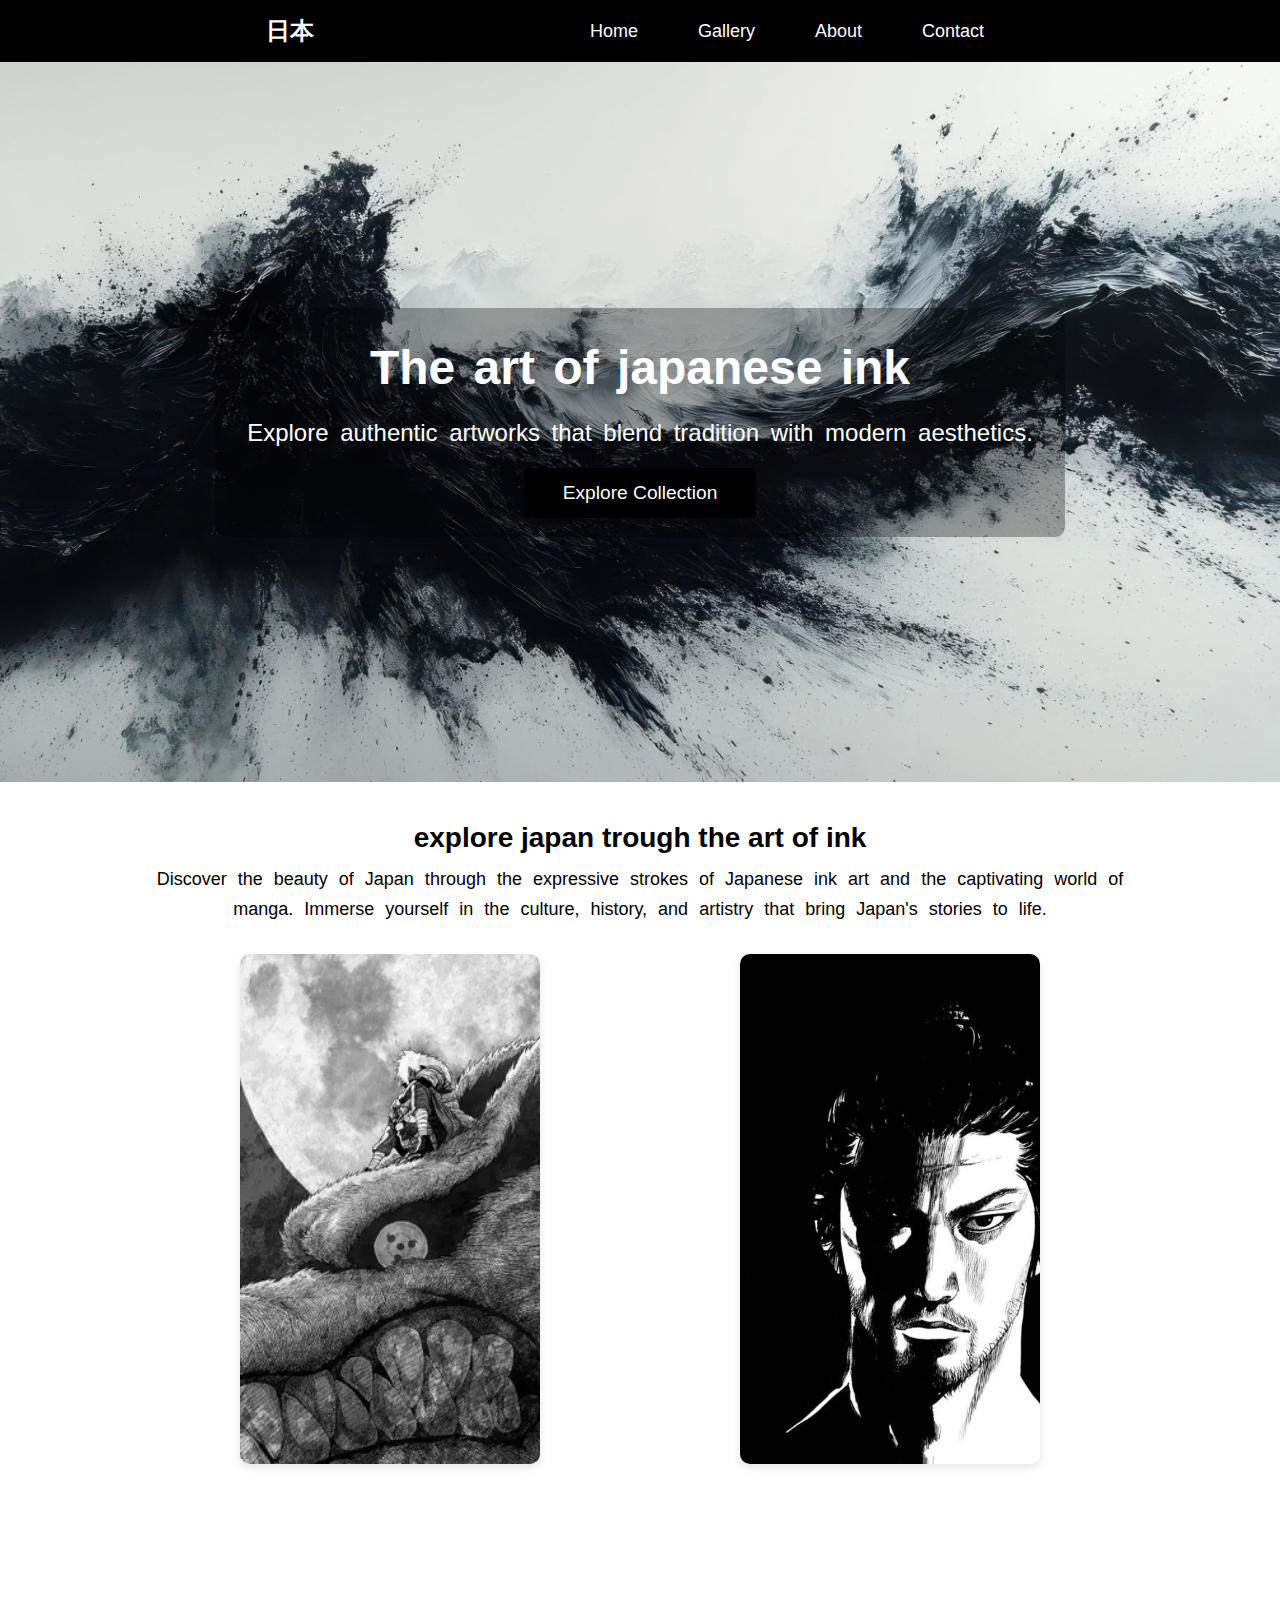
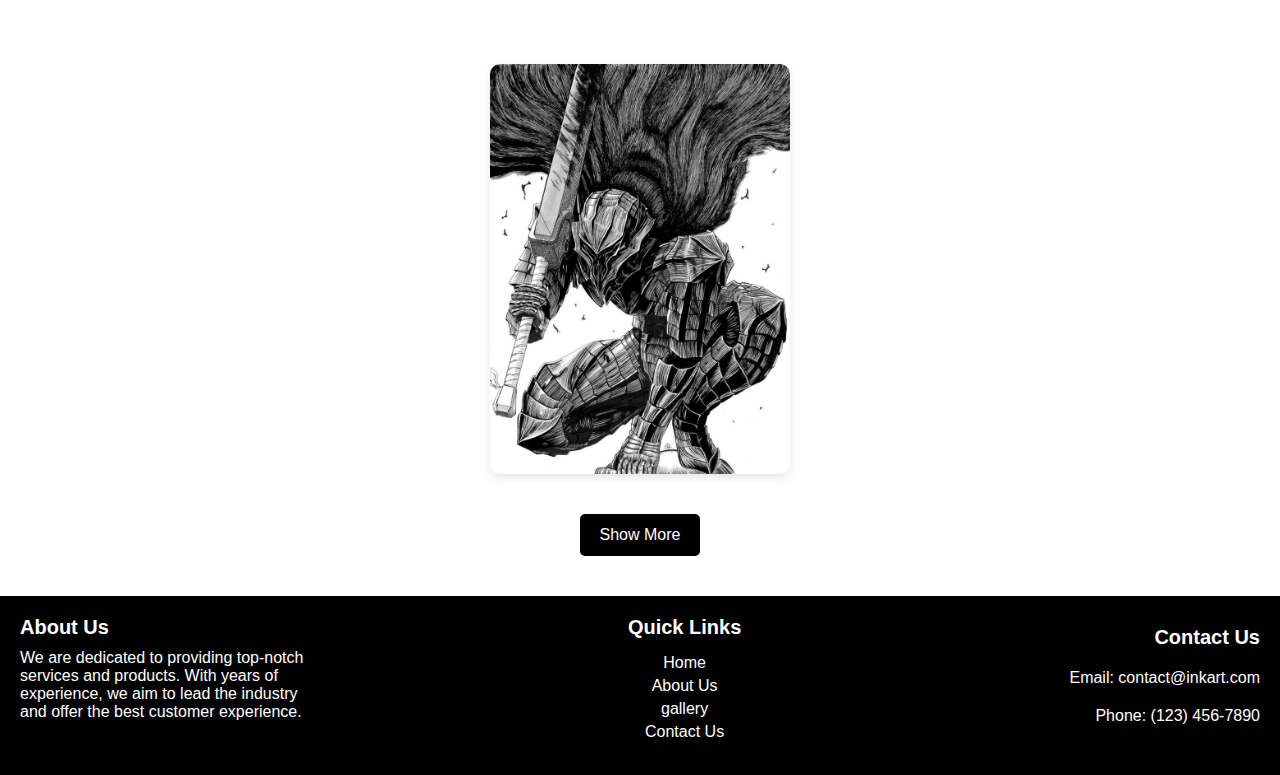
<file: index.html>
<!DOCTYPE html>
<html lang="en">
<head>
    <meta charset="UTF-8">
    <meta name="viewport" content="width=device-width, initial-scale=1.0">
    <meta name="description" content="Discover the beauty of traditional Japanese art. Explore our collection of paintings, prints, and calligraphy.">
    <meta name="keywords" content="Japanese culture, manga art, ink art, visual manga gallery, manga artists, Japanese ink painting, manga for sale, traditional Japanese art, manga authors, cultural heritage, Japanese storytelling">
    <title>Japanese ink Art Collection</title>
    <link rel="stylesheet" href="styles.css">
</head>
<body>
    <nav>
        <div class="navbar">
            <div class="brand">日本
            </div>
            <ul>
                <li><a href="index.html">Home</a></li>
                <li><a href="collection.html">Gallery</a></li>
                <li><a href="aboutus.html">About</a></li>
                <li><a href="#">Contact</a></li>
            </ul>
        </div>
    </nav>   

    <section id="home" class="hero">
        <div class="hero-content">
            <h2>The art of japanese ink</h2>
            <p>Explore authentic artworks that blend tradition with modern aesthetics.</p>
            <a href="#collection" class="btn">Explore Collection</a>
        </div>
    </section>

    <section id="collection" class="gallery">
        <h2>explore japan trough the art of ink </h2>
        <p>Discover the beauty of Japan through the expressive strokes of Japanese ink art and the captivating world of manga. Immerse yourself in the culture, history, and artistry that bring Japan's stories to life.</p>
        
        <div class="art-grid">
            <div class="art-item">
                <img src="images/naruto.webp" alt="naruto image">
            </div>
            <div class="art-item">
                <img src="images/musashi.webp" alt="musashi vagabond">
            </div>
            <div class="art-item">
                <img src="images/berserk.jfif" alt="berserk">               
            </div>
        </div>
        

        <div id="show-more">
            <button>Show More</button>
        </div>
    </section>
    
    <footer class="about-footer">
        <div class="a_footer-content">
            <div class="footer-about">
                <h3>About Us</h3>
                <p>We are dedicated to providing top-notch services and products. With years of experience, we aim to lead the industry and offer the best customer experience.</p>
            </div>
            <div class="footer-links">
                <h3>Quick Links</h3>
                <ul>
                    <li><a href="index.html">Home</a></li>
                    <li><a href="aboutus.html">About Us</a></li>
                    <li><a href="collection.html">gallery</a></li>
                    <li><a href="contact.html">Contact Us</a></li>
                </ul>
            </div>
            <div class="footer-contact">
                <h3>Contact Us</h3>
                <p>Email: contact@inkart.com</p>
                <p>Phone: (123) 456-7890</p>
            </div>
        </div>
    </footer>  
</body>
</html>
</file>
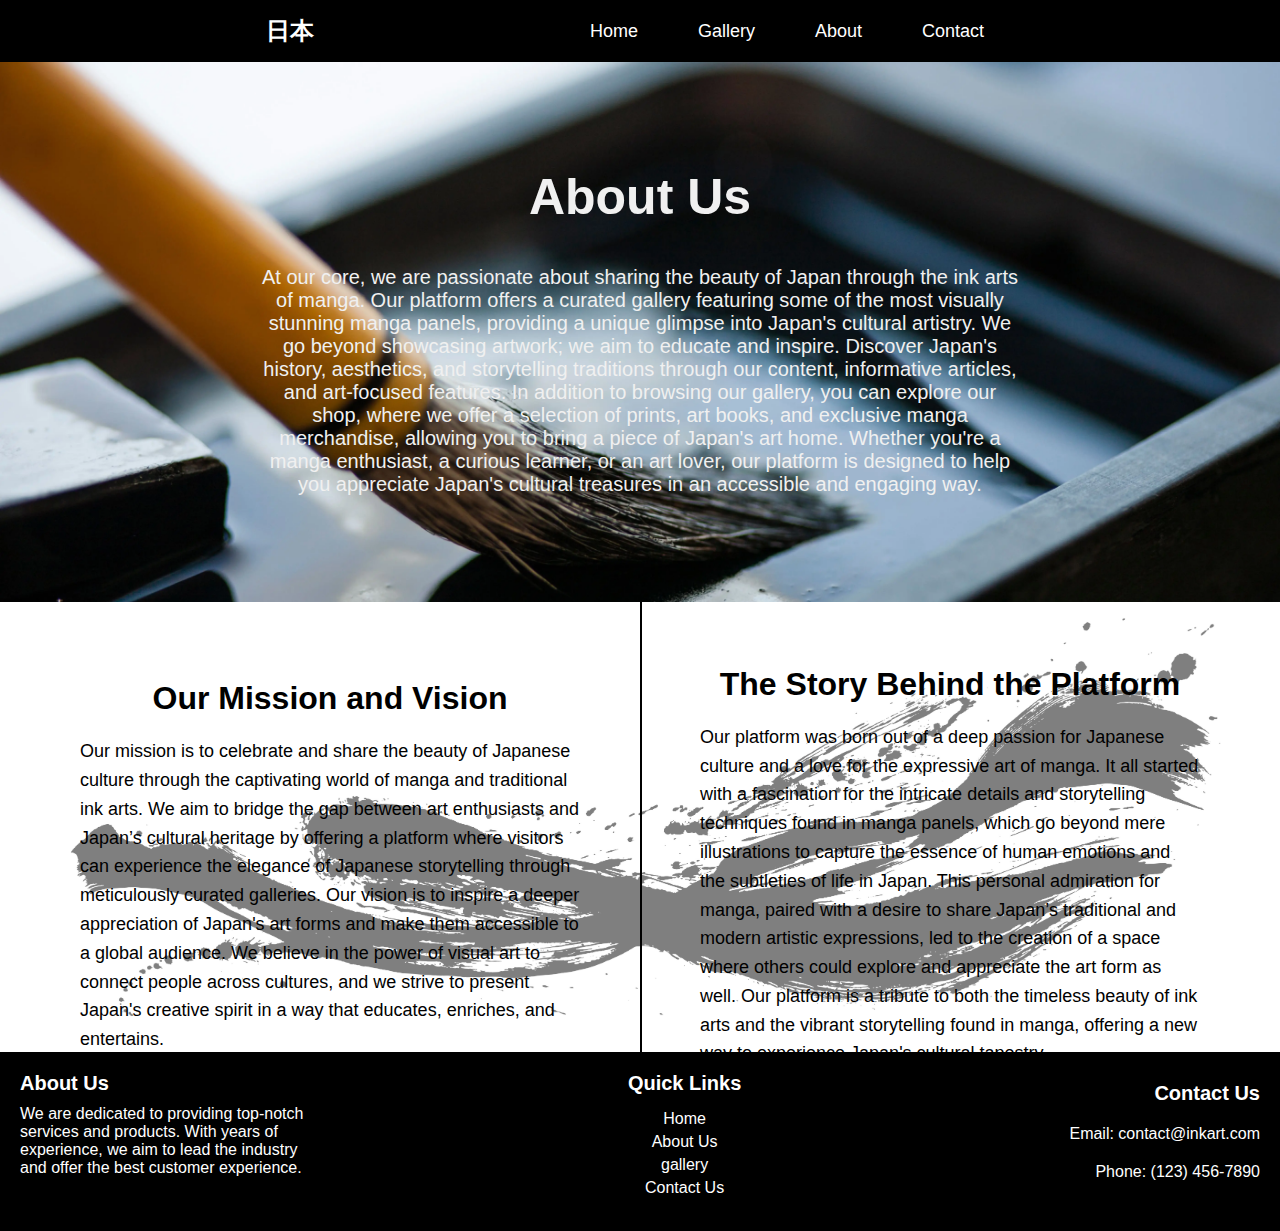
<file: aboutus.html>
<!DOCTYPE html>
<html lang="en">
<head>
    <meta charset="UTF-8">
    <meta name="viewport" content="width=device-width, initial-scale=1.0">
    <meta name="description" content="Explore the beauty of Japanese culture with our curated gallery of stunning manga artwork. Learn about traditional ink art, discover renowned manga artists, and browse our selection of high-quality visual mangas for sale. Immerse yourself in the stories and artistry behind Japan's cultural heritage.">
    <meta name="keywords" content="Japanese culture, manga art, ink art, visual manga gallery, manga artists, Japanese ink painting, manga for sale, traditional Japanese art, manga authors, cultural heritage, Japanese storytelling">
    <title>About Us</title>
    <link rel="stylesheet" href="styles.css">
</head>
<body>
    <nav>
        <div class="navbar">
            <div class="brand">日本
            </div>
            <ul>
                <li><a href="index.html">Home</a></li>
                <li><a href="collection.html">Gallery</a></li>
                <li><a href="aboutus.html">About</a></li>
                <li><a href="#">Contact</a></li>
            </ul>
        </div>
    </nav> 
    <div class="top-sectionn">
        <img src="images/aboutpic.webp" alt="ink pen" class="top-imagee">
        <div class="overlay">
            <h1>About Us</h1>
            <p>At our core, we are passionate about sharing the beauty of Japan through the ink arts of manga. Our platform offers a curated gallery featuring some of the most visually stunning manga panels, providing a unique glimpse into Japan's cultural artistry. We go beyond showcasing artwork; we aim to educate and inspire. Discover Japan's history, aesthetics, and storytelling traditions through our content, informative articles, and art-focused features.
                In addition to browsing our gallery, you can explore our shop, where we offer a selection of prints, art books, and exclusive manga merchandise, allowing you to bring a piece of Japan's art home. Whether you're a manga enthusiast, a curious learner, or an art lover, our platform is designed to help you appreciate Japan's cultural treasures in an accessible and engaging way.</p>
        </div>
    </div>
    <div class="second-half">
        <div class="background-overlay"></div>
        <div class="second-half-content">
            <div class="left-section">
                <h2 class="section-title">Our Mission and Vision</h2>
                <p class="section-description">
                    Our mission is to celebrate and share the beauty of Japanese culture through the captivating world of manga and traditional ink arts. We aim to bridge the gap between art enthusiasts and Japan’s cultural heritage by offering a platform where visitors can experience the elegance of Japanese storytelling through meticulously curated galleries. Our vision is to inspire a deeper appreciation of Japan's art forms and make them accessible to a global audience. We believe in the power of visual art to connect people across cultures, and we strive to present Japan's creative spirit in a way that educates, enriches, and entertains.
                </p>
            </div>
    
            <!-- Center Divider Line -->
            <div class="center-line"></div>
    
            <div class="right-section">
                <h2 class="section-title">The Story Behind the Platform</h2>
                <p class="section-description">
                    Our platform was born out of a deep passion for Japanese culture and a love for the expressive art of manga. It all started with a fascination for the intricate details and storytelling techniques found in manga panels, which go beyond mere illustrations to capture the essence of human emotions and the subtleties of life in Japan. This personal admiration for manga, paired with a desire to share Japan’s traditional and modern artistic expressions, led to the creation of a space where others could explore and appreciate the art form as well. Our platform is a tribute to both the timeless beauty of ink arts and the vibrant storytelling found in manga, offering a new way to experience Japan's cultural tapestry.
                </p>
            </div>
        </div>
    </div>

    <footer class="about-footer">
        <div class="a_footer-content">
            <div class="footer-about">
                <h3>About Us</h3>
                <p>We are dedicated to providing top-notch services and products. With years of experience, we aim to lead the industry and offer the best customer experience.</p>
            </div>
            <div class="footer-links">
                <h3>Quick Links</h3>
                <ul>
                    <li><a href="index.html">Home</a></li>
                    <li><a href="aboutus.html">About Us</a></li>
                    <li><a href="collection.html">gallery</a></li>
                    <li><a href="contact.html">Contact Us</a></li>
                </ul>
            </div>
            <div class="footer-contact">
                <h3>Contact Us</h3>
                <p>Email: contact@inkart.com</p>
                <p>Phone: (123) 456-7890</p>
            </div>
        </div>
    </footer>
</file>
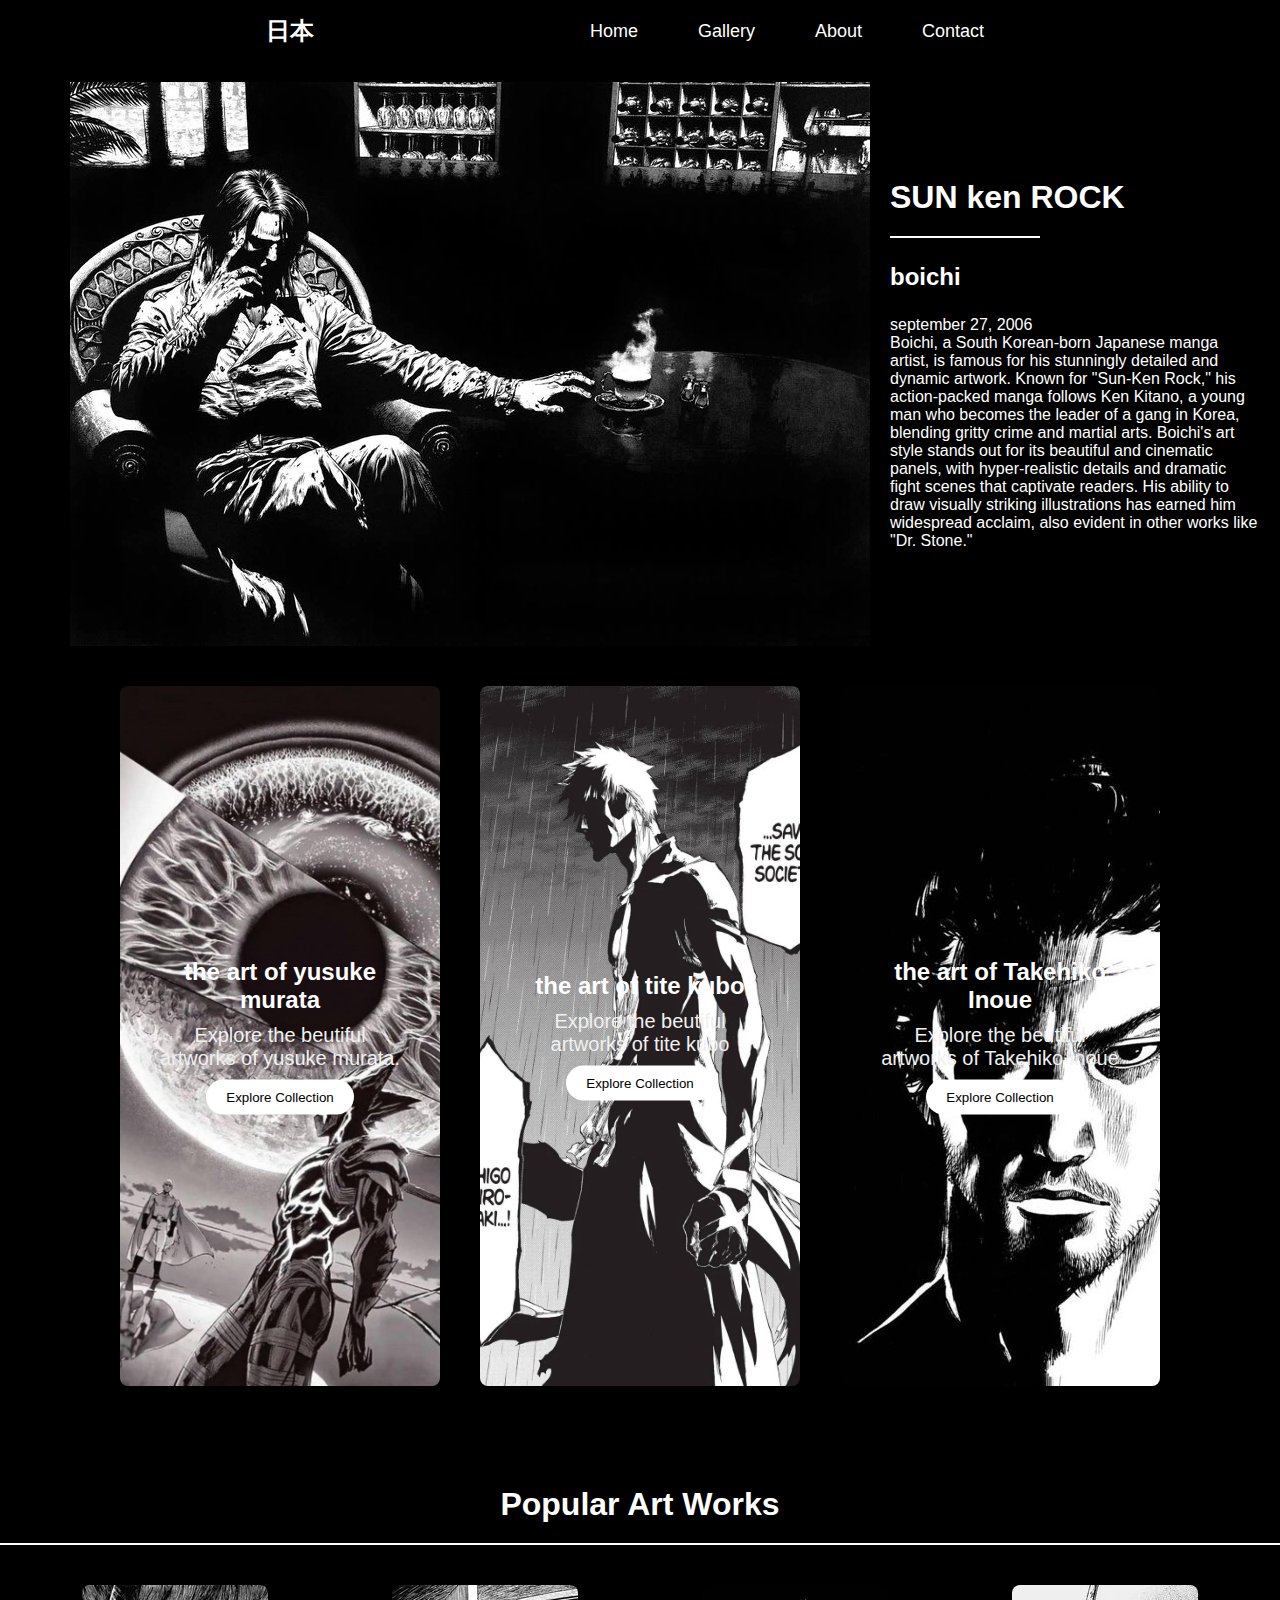
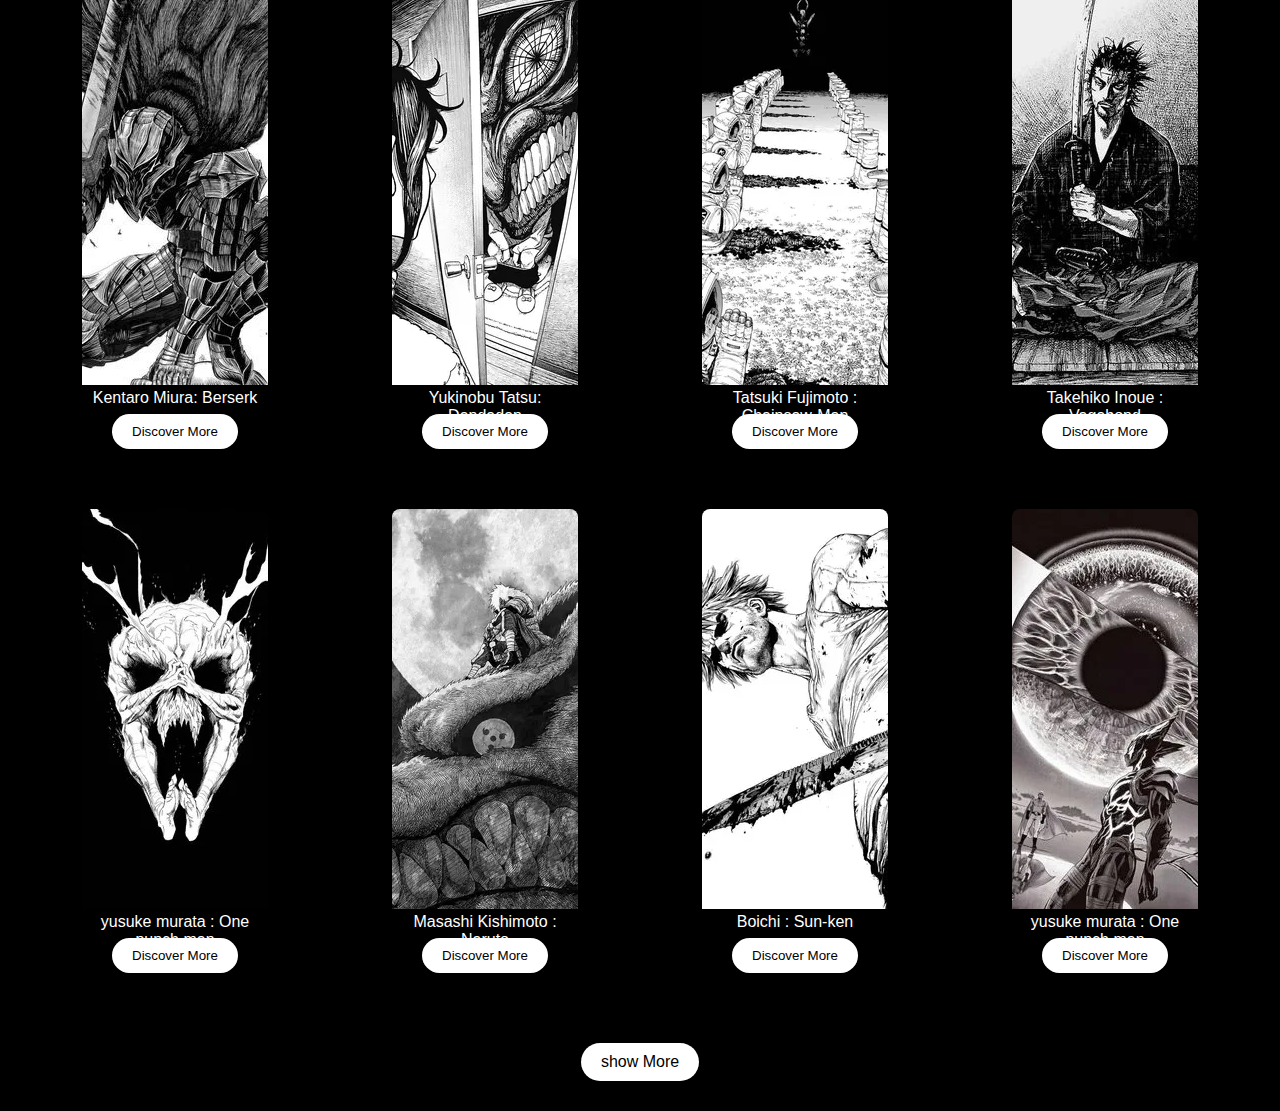
<file: collection.html>
<!DOCTYPE html>
<html lang="en">
<head>
    <meta charset="UTF-8">
    <meta name="viewport" content="width=device-width, initial-scale=1.0">
    <title>Japanese Ink Arts</title>
    <meta name="description" content="Explore the beauty of Japanese culture with our curated gallery of stunning manga artwork. Learn about traditional ink art, discover renowned manga artists, and browse our selection of high-quality visual mangas for sale. Immerse yourself in the stories and artistry behind Japan's cultural heritage.">
    <meta name="keywords" content="Japanese culture, manga art, ink art, visual manga gallery, manga artists, Japanese ink painting, manga for sale, traditional Japanese art, manga authors, cultural heritage, Japanese storytelling">
    <link rel="stylesheet" href="styles.css">
</head>
<body>
    <nav>
        <div class="navbar">
            <div class="brand">日本
            </div>
            <ul>
                <li><a href="index.html">Home</a></li>
                <li><a href="collection.html">Gallery</a></li>
                <li><a href="aboutus.html">About</a></li>
                <li><a href="#">Contact</a></li>
            </ul>
        </div>
    </nav>    
    

    <main>
        <section class="intro">
            <div class="image-title">
                <img src="images/sun-ken.webp" alt="sun ken" class="top-image">
                <div class="title-content">
                    <h1>SUN ken ROCK</h1>
                    <hr class="big-line">
                    <h2>boichi</h2>
                    <p>september 27, 2006</p>
                    <p>Boichi, a South Korean-born Japanese manga artist, is famous for his stunningly detailed and dynamic artwork. Known for "Sun-Ken Rock," his action-packed manga follows Ken Kitano, a young man who becomes the leader of a gang in Korea, blending gritty crime and martial arts. Boichi's art style stands out for its beautiful and cinematic panels, with hyper-realistic details and dramatic fight scenes that captivate readers. His ability to draw visually striking illustrations has earned him widespread acclaim, also evident in other works like "Dr. Stone."</p>
                </div>
            </div>
        </section>

        <section class="three-images">
            <div class="image-container">
                <img src="images/garou.jfif" alt="one punch man">
                <div class="overlay">
                    <h2>the art of yusuke murata</h2>
                    <p>Explore the beutiful  artworks of yusuke murata.</p>
                    <button>Explore Collection</button>
                </div>
            </div>
            <div class="image-container">
                <img src="images/kurosake.webp" alt="bleach">
                <div class="overlay">
                    <h2>the art of tite kubo</h2>
                    <p>Explore the beutiful  artworks of tite kubo</p>
                    <button>Explore Collection</button>
                </div>
            </div>
            <div class="image-container">
                <img src="images/musashi.webp" alt="vagabond">
                <div class="overlay">
                    <h2>the art of Takehiko Inoue</h2>
                    <p>Explore the beutiful  artworks of Takehiko Inoue</p>
                    <button>Explore Collection</button>
                </div>
            </div>
        </section>

        <h2 class="section-title">Popular Art Works</h2>
        <hr class="separator">
        

        <section class="artworks">
            <div class="artwork-item">
                <img src="images/berserk.webp" alt="berserk">
                <p>Kentaro Miura: Berserk</p>
                <button>Discover More</button>
            </div>
            <div class="artwork-item">
                <img src="images/dandadan.webp" alt="dandadan">
                <p>Yukinobu Tatsu: Dandadan</p>
                <button>Discover More</button>
            </div>
            <div class="artwork-item">
                <img src="images/chinsaw.webp" alt="chainsaw">
                <p>Tatsuki Fujimoto : Chainsaw-Man</p>
                <button>Discover More</button>
            </div>
            <div class="artwork-item">
                <img src="images/vagabond.webp" alt="vagabond">
                <p>Takehiko Inoue : Vagabond</p>
                <button>Discover More</button>
            </div>
        </section>

        <section class="artworks">
            <div class="artwork-item">
                <img src="images/garouu.webp" alt="garouu">
                <p>yusuke murata : One punch man</p>
                <button>Discover More</button>
            </div>
            <div class="artwork-item">
                <img src="images/naruto.webp" alt="naruto">
                <p>Masashi Kishimoto : Naruto</p>
                <button>Discover More</button>
            </div>
            <div class="artwork-item">
                <img src="images/sun.webp" alt="sun">
                <p>Boichi : Sun-ken</p>
                <button>Discover More</button>
            </div>
            <div class="artwork-item">
                <img src="images/garou.webp" alt="one punch man">
                <p>yusuke murata : One punch man</p>
                <button>Discover More</button>
            </div>
        </section>
        <div class="button-container">
            <button class="show-more">show More</button>
        </div>
    </main>
</body>
</html>
</file>
<file: styles.css>
* {
    margin: 0;
    padding: 0;
    box-sizing: border-box;
}

body {
    font-family: font-family: "Comic Sans MS", cursive, sans-serif;;
    color: #195362;
    background-color: #f4f4f4;
}

nav {
    background-color: #000000; /* black*/
    padding: 15px 20px;
}

.navbar {
    display: flex;
    justify-content: space-evenly;
    align-items: center;
}

.navbar ul {
    list-style: none;
    margin: 0;
    padding: 0;
    display: flex;
}

.navbar ul li {
    margin: 0 15px;
    position: relative;
}

.navbar ul li a {
    text-decoration: none;
    color: white;
    font-size: 18px;
    padding: 10px 15px;
    transition: color 0.3s ease, background-color 0.3s ease;
}

.navbar ul li a:hover {
    color: #000000; /* sea blue */
    background-color: #777777; /* lighter sea blue */
    border-radius: 5px;
}

.navbar ul li::after {
    content: '';
    position: absolute;
    left: 0;
    bottom: -3px;
    width: 100%;
    height: 3px;
    background-color: #81D4FA; /* lighter sea blue */
    transform: scaleX(0);
    transition: transform 0.3s ease;
}

.navbar ul li:hover::after {
    transform: scaleX(1);
}

.brand {
    color: white;
    font-size: 24px;
    font-weight: bold;
}



/* Hero section*/
.hero {
    background-image: url('images/hero\ ink\ image.webp');
    background-size: cover;
    background-position: center;
    height: 80vh;
    display: flex;
    justify-content: center;
    align-items: center;
    color: white;
    text-align: center;
}

.hero-content {
    background-color: rgba(0, 0, 0, 0.3);
    padding: 2em;
    border-radius: 10px;
}

.hero h2 {
    font-size: 3em;
    margin-bottom: 0.5em;
    word-spacing: 5px;
}

.hero p {
    font-size: 1.5em;
    margin-bottom: 1.5em;
    word-spacing: 5px;
}

.btn {
    background-color: #000000;
    color: white;
    padding: 0.75em 2em;
    border-radius: 5px;
    text-decoration: none;
    font-size: 1.2em;
}

.btn:hover {
    background-color: #727272;
}



/* Start Gallery */

section#collection {
    padding: 40px;
    text-align: center;
    background-color: #ffffff; /* light sea color */
}

#collection h2 {
    color: #000000;
    font-size: 28px;
    margin-bottom: 10px;
}

#collection p {
    font-size: 18px;
    color: #000000;
    margin-bottom: 30px;
    max-width: 1000px;
    margin-left: auto;
    margin-right: auto;
    word-spacing: 6px; /* Adjust this value as needed */

    line-height: 30px;

}

.art-grid {
    display: flex;
    flex-wrap: wrap;
    justify-content: center;
    gap: 200px;
}

.art-item {
    width: 300px;
    background-color: white;
    border-radius: 10px;
    box-shadow: 0 4px 8px rgba(0, 0, 0, 0.1);
    overflow: hidden;
    transition: transform 0.3s ease, box-shadow 0.3s ease;
}

.art-item img {
    width: 100%;
    height: 100%;
    object-fit: cover;
}

.art-item:hover {
    transform: translateY(-10px);
    box-shadow: 0 8px 16px rgba(0, 0, 0, 0.2);
}

#show-more {
    margin-top: 30px;
}

#show-more button {
    background-color: #000000;
    color: white;
    border: none;
    padding: 12px 20px;
    border-radius: 5px;
    font-size: 16px;
    cursor: pointer;
    transition: background-color 0.3s ease;
}

#show-more button:hover {
    background-color: #7c7c7c;
}



/* Basic Styling */
body {
    background-color: black; /* Set background color of the page to black */
    color: white; /* Set default text color to white */
    font-family: "Comic Sans MS", cursive, sans-serif; /* Use Arial font with fallback to sans-serif */
    margin: 0; /* Remove default margin around the body */
    padding: 0; /* Remove default padding around the body */
}

/* Intro Section */
.intro {
    padding: 20px; /* Add padding around the intro section */
    display: flex; /* Use flexbox layout for the intro section */
}

.image-title {
    display: flex; /* Use flexbox layout for image and title */
    align-items: flex-start; /* Align items at the start */
}

.top-image {
    width: 800px !important; /* Set image width to 800px, !important to override other styles */
    margin-right: 50px; /* Add space to the right of the image */
    margin-left: 50px; /* Add space to the left of the image */
}

.title-content h1 {
    margin: 0; /* Remove default margin from title */
}

.big-line {
    width: calc(100% - 220px); /* Set width of the line based on available space */
    border: 1px solid white; /* Set border color to white for the line */
}

/* Three Images Section */
.three-images {
    display: flex; /* Use flexbox layout for three images */
    justify-content: center; /* Center images horizontally */
    padding: 20px 0; /* Add vertical padding */
}

.image-container {
    position: relative; /* Position relative to allow absolute positioning of overlay */
    width: 25%; /* Set width for each image container */
    height: 700px; /* Fixed height for consistency */
    text-align: center; /* Center-align any text in the container */
    margin: 0 20px; /* Add margin for space between images */
}

.image-container img {
    width: 100%; /* Make image fill the container width */
    height: 700px; /* Fixed height to maintain size */
    object-fit: cover; /* Maintain aspect ratio without distortion */
    border-radius: 8px; /* Optional rounded corners for the images */
}
/* Overlay for Three Images */
.overlay {
    position: absolute; /* Position overlay absolutely within the container */
    top: 50%; /* Center overlay vertically */
    left: 50%; /* Center overlay horizontally */
    transform: translate(-50%, -50%); /* Offset the overlay to be centered */
    background-color: rgba(64, 64, 64, 0.5); /* Dark gray background with reduced opacity */
    width: 85%; /* Make overlay cover most of the image width */
    height: auto; /* Adjust height based on content */
    padding: 30px; /* Add padding for space inside the overlay */
    text-align: center; /* Center text within the overlay */
    color: white; /* Set text color to white */
    box-sizing: border-box; /* Include padding in the total width */
    border-radius: 15px; /* Rounded corners for the overlay */
}
.overlay h2 {
    color: white;
}

/* Button Styling for Three Images */
.three-images button {
    background-color: white; /* Button background color */
    color: black; /* Button text color */
    border: none; /* Remove border from button */
    padding: 10px 20px; /* Add padding inside the button */
    cursor: pointer; /* Change cursor to pointer on hover */
    border-radius: 60px; /* Rounded corners for the button */
    margin-top: 10px; /* Space above the button */
}

.three-images button:hover {
    background-color: #f0f0f0; /* Change button color on hover */
}

/* Intro Section */
.intro {
    padding: 20px; /* Add padding around the intro section */
    display: flex; /* Use flexbox layout for the intro */
    align-items: center; /* Center items vertically */
}

/* Title and Image Alignment */
.image-title {
    display: flex; /* Use flexbox for image and title alignment */
    align-items: center; /* Center items vertically */
}

/* Image styling */
.top-image {
    width: 900px; /* Adjust this size as needed for the top image */
    margin-right: 20px; /* Space between image and title text */
}

/* Title Content */
.title-content {
    text-align: left; /* Align title text to the left */
}

/* Centering the Title */
.title-content h1 {
    margin: 0; /* Remove default margin from the title */
    margin-bottom: 20px; /* Space between title and the line */
}

/* Author Name */
.title-content h2 {
    margin: 25px 0; /* Space above and below the author name */
}

/* Separator */
.separator {
    border: 1px solid white; /* White line for separation */
    margin: 20px 0; /* Space above and below the separator */
}

.section-title {
    text-align: center; /* Center-align section title text */
}

/* Artworks Section */
.artworks {
    display: flex; /* Use flexbox layout for artworks */
    justify-content: space-around; /* Space out artworks evenly */
    flex-wrap: wrap; /* Allow artworks to wrap to the next line */
    padding: 20px; /* Add padding around the artworks section */
}

.artwork-item {
    width: 15%; /* Set width for each artwork item */
    text-align: center; /* Center-align text for each artwork */
    margin-bottom: 20px; /* Space below each artwork item */
    overflow: hidden; /* Hide any overflow to crop the image */
    border-radius: 8px; /* Rounded corners for artwork items */
}
.artwork-item p{
    height: 15px;
}

.section-title {
    margin-top: 80px;
}

.artwork-item img {
    width: 100%; /* Make image fill the width of the artwork item */
    height: 400px; /* Fixed height for artwork images */
    object-fit: cover; /* Crop the image to fill the box */
}

/* Button Styling */
button {
    background-color: white; /* Set button background to white */
    color: black; /* Set button text color to black */
    border: none; /* Remove border from buttons */
    padding: 10px 20px; /* Add padding inside the buttons */
    cursor: pointer; /* Change cursor to pointer on hover */
    margin-top: 10px; /* Space between image and button */
    border-radius: 60px; /* Rounded corners for buttons */
}

button:hover {
    background-color: #f0f0f0; /* Change button color on hover */
}
.button-container {
    display: flex; /* Use flexbox for centering */
    justify-content: center; /* Center horizontally */
    margin-top: 20px; /* Add space above the button */
    border-radius: 100%;
    margin-bottom: 30px;
}

.show-more {
    background-color: white; /* White background */
    color: black; /* Black text */
    border: none; /* Remove default border */
    padding: 10px 20px; /* Padding for button */
    font-size: 16px; /* Font size */
    cursor: pointer; /* Change cursor on hover */
    border-radius: 5px; /* Optional rounded corners */
    transition: background-color 0.3s ease; /* Smooth transition for hover effect */
    border-radius: 30px;
}

.show-more:hover {
    background-color: #f0f0f0; /* Change background on hover for effect */
}


body {
    margin: 0; /* Remove the default margin that browsers apply around the body */
    padding: 0; /* Remove the default padding that browsers apply inside the body */
    /* background-color: white; Set the background color of the entire page to white */
}

.top-sectionn {
    position: relative; /* Set the position to relative so that absolute elements can be positioned inside it */
    height: 60vh; /* Set the height of this section to 60% of the viewport height */
}

.top-imagee {
    width: 100%; /* Make sure the image stretches to cover the full width of the container */
    height: 100%; /* Make sure the image stretches to cover the full height of the container */
    object-fit: cover; /* Ensure the image maintains its aspect ratio and covers the area without stretching */
}

.overlay {
    position: absolute; /* Position this overlay relative to the closest positioned ancestor (the top-section) */
    top: 50%; /* Position it in the vertical center of the top-section */
    left: 50%; /* Position it in the horizontal center of the top-section */
    transform: translate(-50%, -50%); /* Adjust the position to exactly center it */
    color: black; /* Set the text color within the overlay to black */
    text-align: center; /* Center-align the text within the overlay */
    padding: 20px; /* Add padding around the text to prevent it from touching the edges */
    background-color: rgba(255, 255, 255, 0); /* Set a fully transparent background for the overlay */
    max-width: 800px; /* Limit the maximum width of the overlay to avoid stretching too wide */
    width: 90%; /* Allow the overlay to take up 90% of the container width for responsiveness */
}

.overlay h1 {
    font-size: 50px; /* Set a large font size for the title to make it prominent */
    margin-bottom: 40px; /* Add space below the title to separate it from the description */
    color: #f0f0f0; /* Set the color of the title text */
}

.overlay p {
    font-size: 20px; /* Set the font size for the description text */
    margin-top: 10px; /* Add space above the description to separate it from the title */
    color: #f0f0f0; /* Set the color of the description text */
}

/* Second Half Styling */
.second-half {
    position: relative; /* Allows for positioning of child elements */
    width: 100%; /* Full width of the section */
    height: 50vh; /* Half the viewport height */
    background-color: white; /* Background color */
}

/* Background overlay styling */
.background-overlay {
    position: absolute; /* Position absolutely to cover the whole parent */
    top: 0;
    left: 0;
    width: 100%;
    height: 100%;
    background: url('images/AdobeStock_333075604.jpeg') no-repeat center center; /* Background image settings */
    background-size: contain; /* Fit the image inside the section */
    opacity: 0.5; /* 70% opacity for the image */
}


/* Styling for the content inside the second half */
.second-half-content {
    position: relative; /* Establishes a positioning context for child elements */
    display: flex; /* Use flexbox layout for arranging children */
    justify-content: space-around; /* Distribute space evenly between the left and right sections */
    align-items: center; /* Vertically center the content within the section */
    height: 100%; /* Make this section take up the full height of the second half */
    color: black; /* Set the text color to black for all text in this section */
    padding: 20px; /* Add padding to give some breathing room to the content */
}

.left-section {
    width: 45%; /* Keep the section width at 45% of the parent container */
    text-align: left; /* Align the text to the left */
    max-width: 500px; /* Set a maximum width for the content */
    margin: 0 auto; /* Center the content within the section */
}

/* Styling for the right section */
.right-section {
    width: 45%; /* Keep the section width at 45% of the parent container */
    text-align: left; /* Align the text to the left */
    max-width: 500px; /* Set a maximum width for the content */
    margin: 0 auto; /* Center the content within the section */
}

/* Title styling for sections */
.section-title {
    font-size: 32px; /* Set a large font size for section titles */
    font-weight: bold; /* Make titles bold for emphasis */
    margin-bottom: 20px; /* Add space below the title to separate it from the description */
}

/* Description styling for sections */
.section-description {
    font-size: 18px; /* Set a medium font size for section descriptions */
    line-height: 1.6; /* Set line height to improve readability */
}

/* Center Divider Line */
.center-line {
    position: absolute; /* Position this line absolutely within its parent */
    top: 0; /* Align the top of the line with the top of the parent */
    left: 50%; /* Position the left side of the line at the center of the parent */
    height: 100%; /* Set the height of the line to fill the parent container */
    width: 2px; /* Set the line's width to 2px for visibility */
    background-color: black; /* Set the color of the line to black */
}

/* Footer Styling */
.about-footer {
    background-color: black; /* Set the background color of the footer to black */
    color: white; /* Set the text color of the footer to white */
    padding: 20px; /* Add padding inside the footer for spacing */
}

.a_footer-content {
    display: flex; /* Use flexbox for layout to arrange footer items */
    justify-content: space-between; /* Space items evenly across the footer */
    align-items: flex-start; /* Align items to the top within the footer */
}

.footer-about {
    flex: 0 1 30%; /* Allow this section to take up about 30% of the footer's width */
    max-width: 300px; /* Set a maximum width for the "About Us" section */
}

.footer-links {
    flex: 0 1 40%; /* Allow this section to take up about 40% of the footer's width */
    text-align: center; /* Center-align the text within this section */
    display: flex; /* Use flexbox for layout */
    flex-direction: column; /* Arrange the items in a vertical column */
    align-items: center; /* Center items horizontally */
}

.footer-contact {
    flex: 0 1 17%; /* Allow this section to take up about 30% of the footer's width */
    text-align: right; /* Right-align the text within this section */
    margin: 10px 0;
}
.footer-contact p{
    margin: 20px 0;
}

.footer-about h3,
.footer-links h3,
.footer-contact h3 {
    font-size: 20px; /* Set the font size for footer section titles */
    margin-bottom: 10px; /* Add space below the title to separate it from the description */
}

.footer-links ul {
    list-style-type: none; /* Remove default bullet points from the list */
    padding: 0; /* Remove padding from the list */
}

.footer-links li {
    margin: 5px 0; /* Add vertical space between individual list items */
}

/* Styling for the links */
.footer-links a {
    color: white; /* Set the link color to white */
    text-decoration: none; /* Remove the underline from the links */
}

.footer-links a:hover {
    text-decoration: underline; /* Add an underline on hover */
}
</file>
